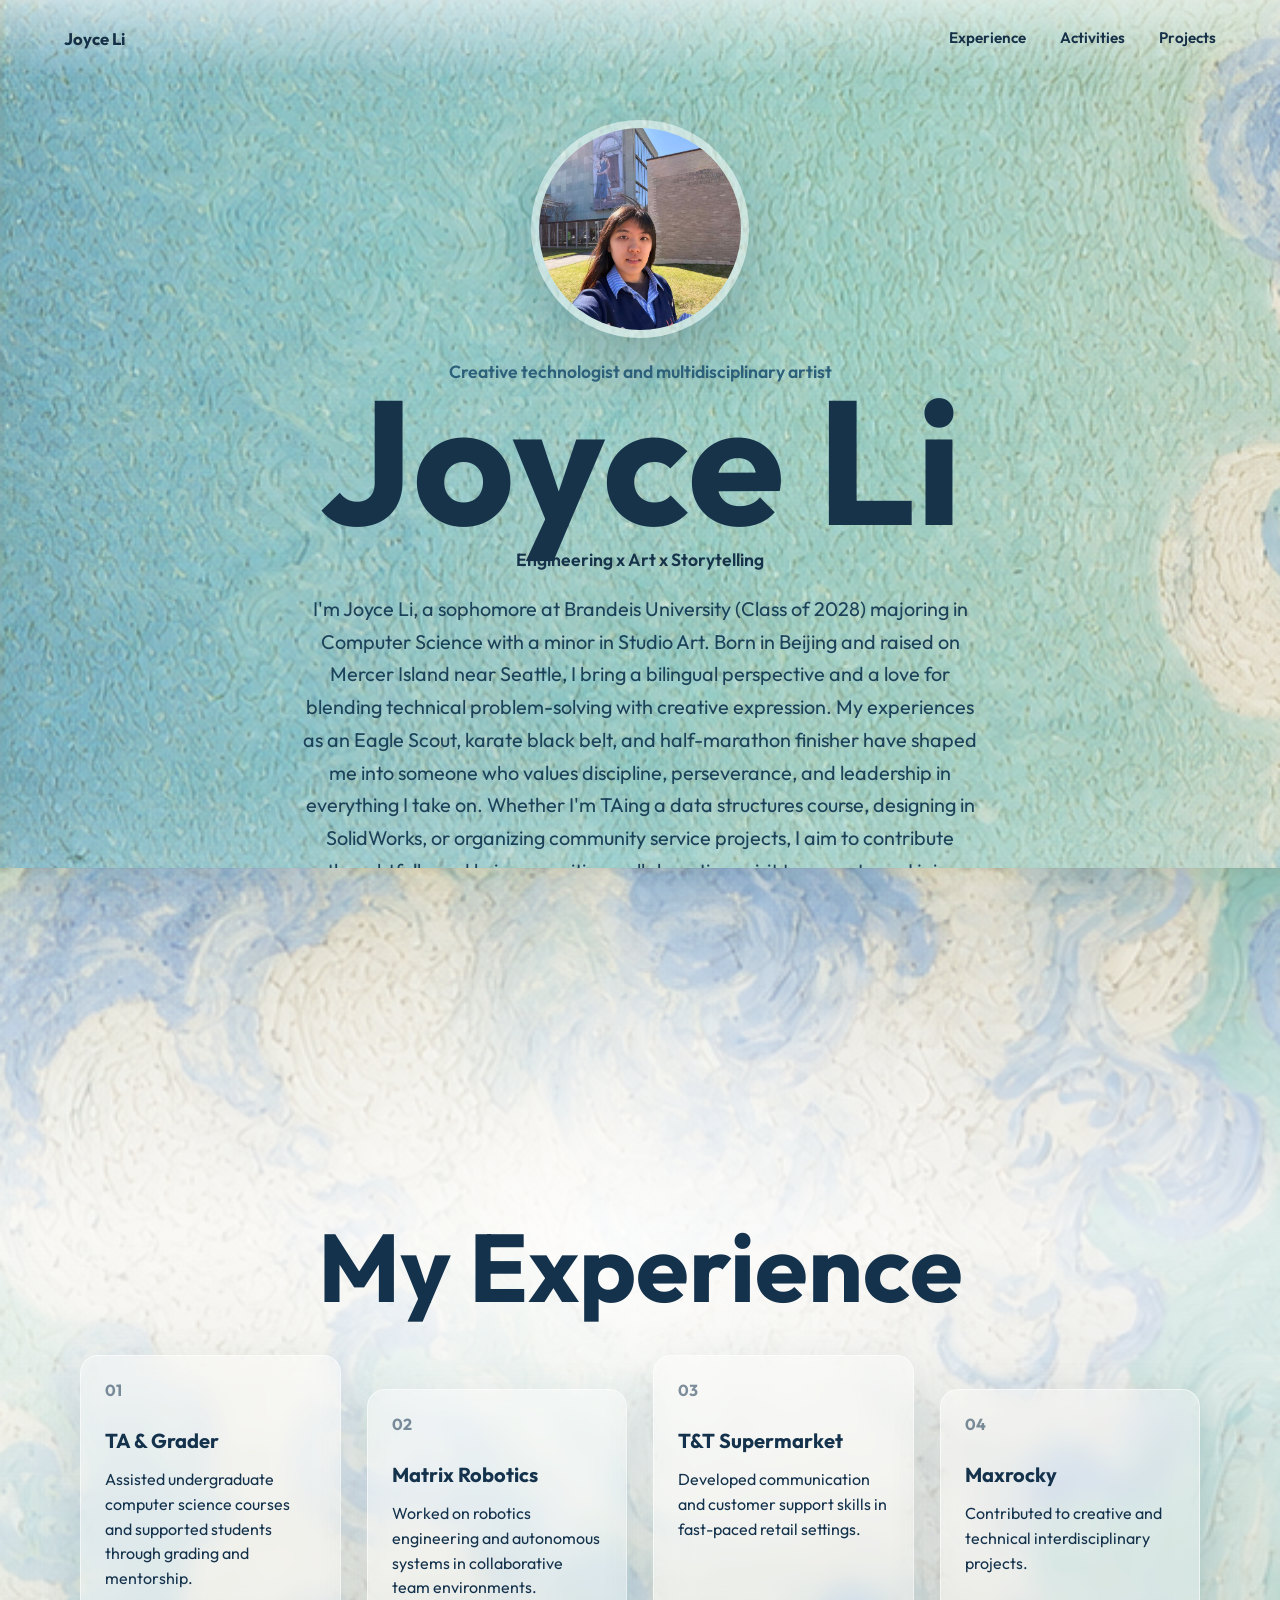
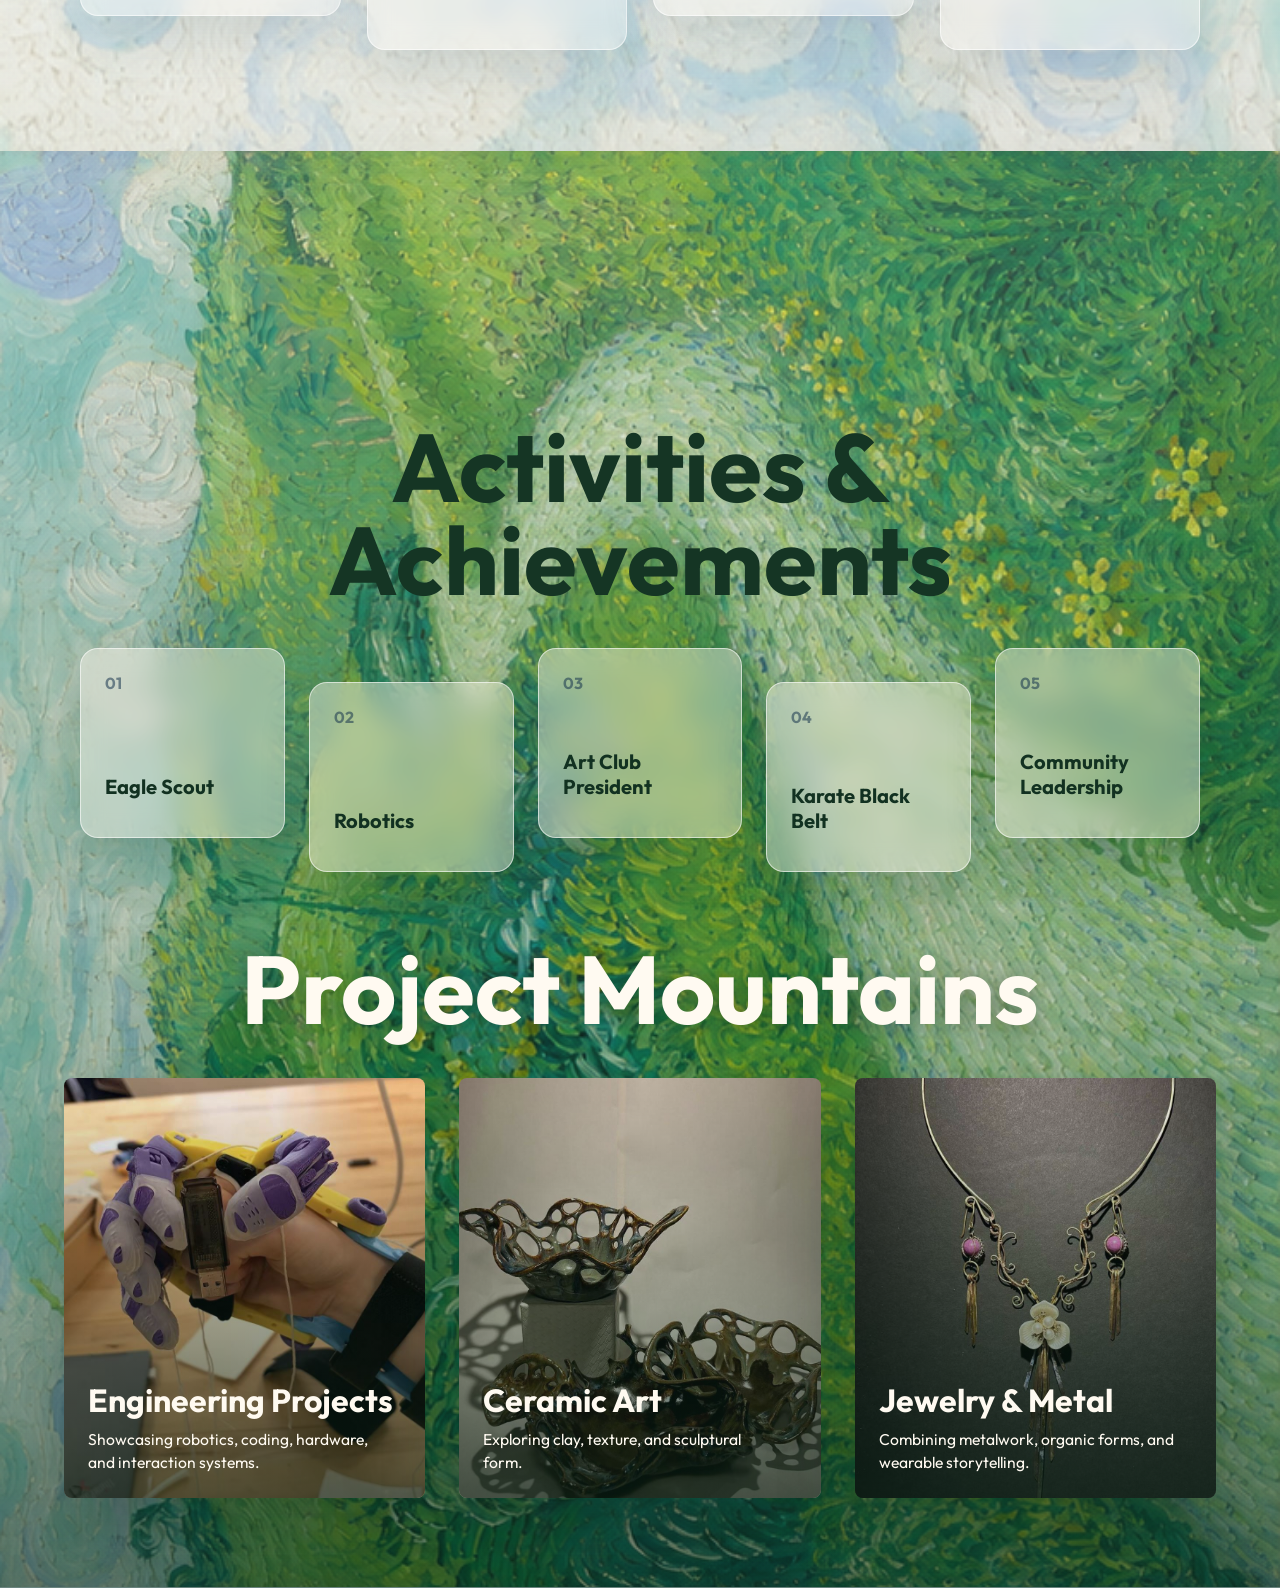
<file: index.html>
<!DOCTYPE html>
<html lang="en">
    <head>
        <meta charset="utf-8" />
        <meta name="viewport" content="width=device-width, initial-scale=1" />
        <meta name="description" content="Joyce Li portfolio: engineering, art, and storytelling in a layered visual archive." />
        <title>Joyce Li | Engineering x Art x Storytelling</title>
        <link rel="icon" type="image/x-icon" href="assets/favicon.ico" />
        <link rel="preconnect" href="https://fonts.googleapis.com" />
        <link rel="preconnect" href="https://fonts.gstatic.com" crossorigin />
        <link href="https://fonts.googleapis.com/css2?family=Outfit:wght@300;400;500;600;700&display=swap" rel="stylesheet" />
        <link href="css/layered-home.css" rel="stylesheet" />
    </head>
    <body>
        <nav class="story-nav" aria-label="Primary navigation">
            <a class="brand-mark" href="#sky">Joyce Li</a>
            <div class="nav-links">
                <a href="#experience">Experience</a>
                <a href="#activities">Activities</a>
                <a href="#projects">Projects</a>
            </div>
        </nav>

        <main id="sky" class="painting-scroll">
            <section class="scene scene-sky" aria-labelledby="hero-title">
                <div class="scene-bg sky-bg" aria-hidden="true"></div>
                <div class="hero-content">
                    <div class="portrait-wrap" aria-hidden="true">
                        <img src="assets/img/about/joyce-portrait.jpg" alt="" />
                    </div>
                    <p class="eyebrow">Creative technologist and multidisciplinary artist</p>
                    <h1 id="hero-title">Joyce Li</h1>
                    <p class="tagline">Engineering x Art x Storytelling</p>
                    <p class="bio">
                        I'm Joyce Li, a sophomore at Brandeis University (Class of 2028) majoring in Computer Science with a minor in Studio Art. Born in Beijing and raised on Mercer Island near Seattle, I bring a bilingual perspective and a love for blending technical problem-solving with creative expression. My experiences as an Eagle Scout, karate black belt, and half-marathon finisher have shaped me into someone who values discipline, perseverance, and leadership in everything I take on. Whether I'm TAing a data structures course, designing in SolidWorks, or organizing community service projects, I aim to contribute thoughtfully and bring a positive, collaborative spirit to every team I join.
                    </p>
                </div>
            </section>

            <section id="experience" class="scene scene-cloud" aria-labelledby="experience-title">
                <div class="scene-bg cloud-bg drift-layer" data-speed="-0.06" aria-hidden="true"></div>
                <div class="cloud-haze" aria-hidden="true"></div>
                <div class="scene-inner cloud-inner">
                    <h2 id="experience-title">My Experience</h2>
                    <div class="experience-field">
                        <article class="glass-panel reveal">
                            <span>01</span>
                            <h3>TA &amp; Grader</h3>
                            <p>Assisted undergraduate computer science courses and supported students through grading and mentorship.</p>
                        </article>
                        <article class="glass-panel reveal">
                            <span>02</span>
                            <h3>Matrix Robotics</h3>
                            <p>Worked on robotics engineering and autonomous systems in collaborative team environments.</p>
                        </article>
                        <article class="glass-panel reveal">
                            <span>03</span>
                            <h3>T&amp;T Supermarket</h3>
                            <p>Developed communication and customer support skills in fast-paced retail settings.</p>
                        </article>
                        <article class="glass-panel reveal">
                            <span>04</span>
                            <h3>Maxrocky</h3>
                            <p>Contributed to creative and technical interdisciplinary projects.</p>
                        </article>
                    </div>
                </div>
            </section>

            <section id="activities" class="scene scene-grass" aria-labelledby="activities-title">
                <div class="scene-bg grass-bg drift-layer" data-speed="-0.04" aria-hidden="true"></div>
                <div class="grass-shadow" aria-hidden="true"></div>
                <div class="scene-inner grass-inner">
                    <h2 id="activities-title">Activities &amp; Achievements</h2>
                    <div class="activity-field" aria-label="Activities and achievements">
                        <article class="glass-panel activity-card reveal">
                            <span>01</span>
                            <h3>Eagle Scout</h3>
                        </article>
                        <article class="glass-panel activity-card reveal">
                            <span>02</span>
                            <h3>Robotics</h3>
                        </article>
                        <article class="glass-panel activity-card reveal">
                            <span>03</span>
                            <h3>Art Club President</h3>
                        </article>
                        <article class="glass-panel activity-card reveal">
                            <span>04</span>
                            <h3>Karate Black Belt</h3>
                        </article>
                        <article class="glass-panel activity-card reveal">
                            <span>05</span>
                            <h3>Community Leadership</h3>
                        </article>
                    </div>
                </div>

                <div id="projects" class="project-mountains" aria-labelledby="projects-title">
                    <h2 id="projects-title">Project Mountains</h2>
                    <div class="mountain-row">
                        <a class="mountain-world reveal" href="engineering-projects.html">
                            <img src="HomePage/engineering.jpg" alt="Engineering project preview" />
                            <span class="mountain-copy">
                                <strong>Engineering Projects</strong>
                                <small>Showcasing robotics, coding, hardware, and interaction systems.</small>
                            </span>
                        </a>
                        <a class="mountain-world reveal" href="portfolio/1-threads.html">
                            <img src="HomePage/ceramic.jpg" alt="Ceramic art preview" />
                            <span class="mountain-copy">
                                <strong>Ceramic Art</strong>
                                <small>Exploring clay, texture, and sculptural form.</small>
                            </span>
                        </a>
                        <a class="mountain-world reveal" href="portfolio/2-explore.html">
                            <img src="HomePage/jewelry.jpg" alt="Jewelry and metalwork preview" />
                            <span class="mountain-copy">
                                <strong>Jewelry &amp; Metal</strong>
                                <small>Combining metalwork, organic forms, and wearable storytelling.</small>
                            </span>
                        </a>
                    </div>
                </div>
            </section>
        </main>

        <script src="js/layered-home.js"></script>
    </body>
</html>
</file>
<file: css/layered-home.css>
* {
  box-sizing: border-box;
}

:root {
  --ink: #17334a;
  --deep-ink: #102335;
  --mist: rgba(255, 255, 255, 0.72);
  --paper: #fffaf1;
  --shadow: rgba(38, 61, 76, 0.24);
}

html {
  scroll-behavior: smooth;
}

body {
  margin: 0;
  color: var(--ink);
  font-family: "Outfit", Arial, sans-serif;
  background: #d7eff4;
}

a {
  color: inherit;
  text-decoration: none;
}

.story-nav {
  position: fixed;
  top: 0;
  left: 0;
  z-index: 50;
  display: flex;
  align-items: center;
  justify-content: space-between;
  width: 100%;
  padding: 20px clamp(18px, 5vw, 64px);
  color: #163047;
  background: linear-gradient(180deg, rgba(255, 255, 255, 0.58), rgba(255, 255, 255, 0));
  pointer-events: none;
}

.story-nav a {
  pointer-events: auto;
}

.brand-mark {
  font-size: 1.05rem;
  font-weight: 700;
  letter-spacing: 0;
}

.nav-links {
  display: flex;
  gap: clamp(14px, 3vw, 34px);
  align-items: center;
  font-size: 0.95rem;
  font-weight: 600;
}

.nav-links a {
  padding: 8px 0;
  border-bottom: 2px solid transparent;
}

.nav-links a:hover,
.nav-links a:focus-visible {
  border-color: currentColor;
}

.painting-scroll {
  overflow: hidden;
}

.scene {
  position: relative;
  display: grid;
  min-height: 108vh;
  isolation: isolate;
}

.scene-bg {
  position: absolute;
  inset: 0;
  z-index: -2;
  background-repeat: no-repeat;
  background-size: cover;
  background-position: center;
  transform: translate3d(0, var(--drift, 0), 0);
  will-change: transform;
}

.scene-sky {
  min-height: 112vh;
  place-items: center;
  padding: 120px 24px 22vh;
}

.sky-bg {
  background-image: url("../HomePage/sky.png");
  background-position: center top;
}

.scene-sky::after {
  content: "";
  position: absolute;
  inset: auto 0 -1px;
  height: 34vh;
  z-index: -1;
  background: linear-gradient(180deg, rgba(215, 239, 244, 0), rgba(211, 235, 240, 0.72));
}

.hero-content {
  display: grid;
  justify-items: center;
  max-width: 760px;
  text-align: center;
  animation: floatHero 6s ease-in-out infinite;
}

.portrait-wrap {
  width: clamp(140px, 20vw, 218px);
  aspect-ratio: 1;
  padding: 8px;
  margin-bottom: 22px;
  border-radius: 999px;
  background: rgba(255, 255, 255, 0.48);
  box-shadow: 0 26px 60px var(--shadow);
}

.portrait-wrap img {
  display: block;
  width: 100%;
  height: 100%;
  object-fit: cover;
  border-radius: inherit;
}

.eyebrow,
.tagline {
  margin: 0;
  font-size: clamp(0.9rem, 2.4vw, 1.1rem);
  font-weight: 600;
}

.eyebrow {
  color: #2d607a;
}

h1,
h2,
h3,
p {
  margin-top: 0;
}

h1 {
  margin-bottom: 10px;
  font-size: clamp(5rem, 15vw, 11rem);
  line-height: 0.88;
  font-weight: 700;
}

.bio {
  max-width: 680px;
  margin: 22px 0 0;
  font-size: clamp(1rem, 2.5vw, 1.24rem);
  line-height: 1.65;
  color: #1c425a;
}

.scene-cloud {
  z-index: 3;
  min-height: 118vh;
  margin-top: -24vh;
  padding: 24vh clamp(18px, 5vw, 70px) 20vh;
}

.cloud-bg {
  background-image: url("../HomePage/cloud.png");
  background-position: center top;
}

.cloud-haze,
.grass-shadow {
  position: absolute;
  inset: 0;
  z-index: -1;
  pointer-events: none;
}

.cloud-haze {
  background:
    linear-gradient(180deg, rgba(226, 244, 248, 0.08), rgba(255, 255, 255, 0.74) 34%, rgba(189, 218, 226, 0.18)),
    radial-gradient(circle at 48% 36%, rgba(255, 255, 255, 0.72), rgba(255, 255, 255, 0) 42%);
}

.scene-inner {
  width: min(1120px, 100%);
  margin: 0 auto;
}

.cloud-inner {
  align-self: center;
  color: #14324c;
}

.scene h2 {
  margin-bottom: 42px;
  font-size: clamp(2.5rem, 8vw, 6rem);
  line-height: 0.96;
  text-align: center;
}

.experience-field {
  display: grid;
  grid-template-columns: repeat(4, minmax(0, 1fr));
  gap: clamp(14px, 2.5vw, 26px);
}

.glass-panel {
  min-height: 236px;
  padding: 24px;
  border: 1px solid rgba(255, 255, 255, 0.58);
  border-radius: 18px;
  background: rgba(255, 255, 255, 0.34);
  box-shadow: 0 22px 50px rgba(73, 104, 119, 0.18);
  backdrop-filter: blur(12px);
}

.glass-panel:nth-child(even) {
  transform: translateY(34px);
}

.glass-panel span {
  display: block;
  margin-bottom: 28px;
  color: rgba(20, 50, 76, 0.54);
  font-weight: 700;
}

.glass-panel h3 {
  margin-bottom: 14px;
  font-size: 1.26rem;
}

.glass-panel p {
  margin-bottom: 0;
  line-height: 1.55;
}

.scene-grass {
  z-index: 4;
  min-height: 142vh;
  margin-top: -20vh;
  padding: 30vh clamp(18px, 5vw, 70px) 10vh;
  color: #153524;
}

.grass-bg {
  background-image: url("../HomePage/grass.png");
  background-position: center top;
}

.grass-shadow {
  background: linear-gradient(180deg, rgba(255, 255, 255, 0.18), rgba(38, 85, 50, 0.24) 72%, rgba(19, 47, 33, 0.55));
}

.grass-inner {
  min-height: 52vh;
}

.activity-field {
  display: grid;
  grid-template-columns: repeat(5, minmax(0, 1fr));
  gap: clamp(14px, 2vw, 24px);
}

.activity-card {
  display: flex;
  min-height: 190px;
  flex-direction: column;
  justify-content: space-between;
  color: #123121;
  background: rgba(255, 250, 241, 0.42);
  box-shadow: 0 22px 50px rgba(24, 59, 39, 0.2);
}

.activity-card:nth-child(even) {
  transform: translateY(34px);
}

.activity-card h3 {
  max-width: 11ch;
}

.project-mountains {
  width: min(1180px, 100%);
  margin: 0 auto;
  padding-top: 6vh;
}

.project-mountains h2 {
  color: #fffaf1;
  text-shadow: 0 4px 22px rgba(15, 43, 28, 0.36);
}

.mountain-row {
  display: grid;
  grid-template-columns: repeat(3, minmax(0, 1fr));
  gap: clamp(18px, 3vw, 34px);
}

.mountain-world {
  position: relative;
  display: block;
  min-height: 420px;
  overflow: hidden;
  border-radius: 8px;
  box-shadow: 0 28px 70px rgba(14, 40, 30, 0.34);
}

.mountain-world img {
  display: block;
  width: 100%;
  height: 100%;
  min-height: inherit;
  object-fit: cover;
  transition: transform 600ms ease;
}

.mountain-world::after {
  content: "";
  position: absolute;
  inset: 0;
  background: linear-gradient(180deg, rgba(10, 26, 34, 0.04), rgba(9, 31, 21, 0.68));
}

.mountain-copy {
  position: absolute;
  right: 0;
  bottom: 0;
  left: 0;
  z-index: 2;
  display: grid;
  gap: 8px;
  padding: 24px;
  color: #fffaf1;
}

.mountain-copy strong {
  font-size: clamp(1.35rem, 3vw, 2rem);
}

.mountain-copy small {
  max-width: 30ch;
  font-size: 0.98rem;
  line-height: 1.45;
}

.mountain-world:hover img,
.mountain-world:focus-visible img {
  transform: scale(1.04);
}

.reveal {
  opacity: 0;
  transition: opacity 700ms ease, transform 700ms ease;
}

.reveal.is-visible {
  opacity: 1;
}

.glass-panel.reveal:not(.is-visible),
.mountain-world.reveal:not(.is-visible) {
  transform: translateY(34px);
}

.activity-card.reveal:not(.is-visible) {
  transform: translateY(16px);
}

@keyframes floatHero {
  0%,
  100% {
    transform: translateY(0);
  }

  50% {
    transform: translateY(-14px);
  }
}

@media (max-width: 900px) {
  .story-nav {
    align-items: flex-start;
    gap: 14px;
  }

  .nav-links {
    flex-wrap: wrap;
    justify-content: flex-end;
  }

  .experience-field,
  .activity-field,
  .mountain-row {
    grid-template-columns: 1fr;
  }

  .glass-panel:nth-child(even),
  .activity-card:nth-child(even) {
    transform: none;
  }

  .mountain-world {
    min-height: 330px;
  }
}

@media (max-width: 560px) {
  .story-nav {
    padding: 16px;
  }

  .brand-mark {
    font-size: 1rem;
  }

  .nav-links {
    gap: 12px;
    font-size: 0.86rem;
  }

  .scene-sky {
    padding-top: 104px;
  }

  .bio {
    font-size: 1rem;
  }
}
</file>
